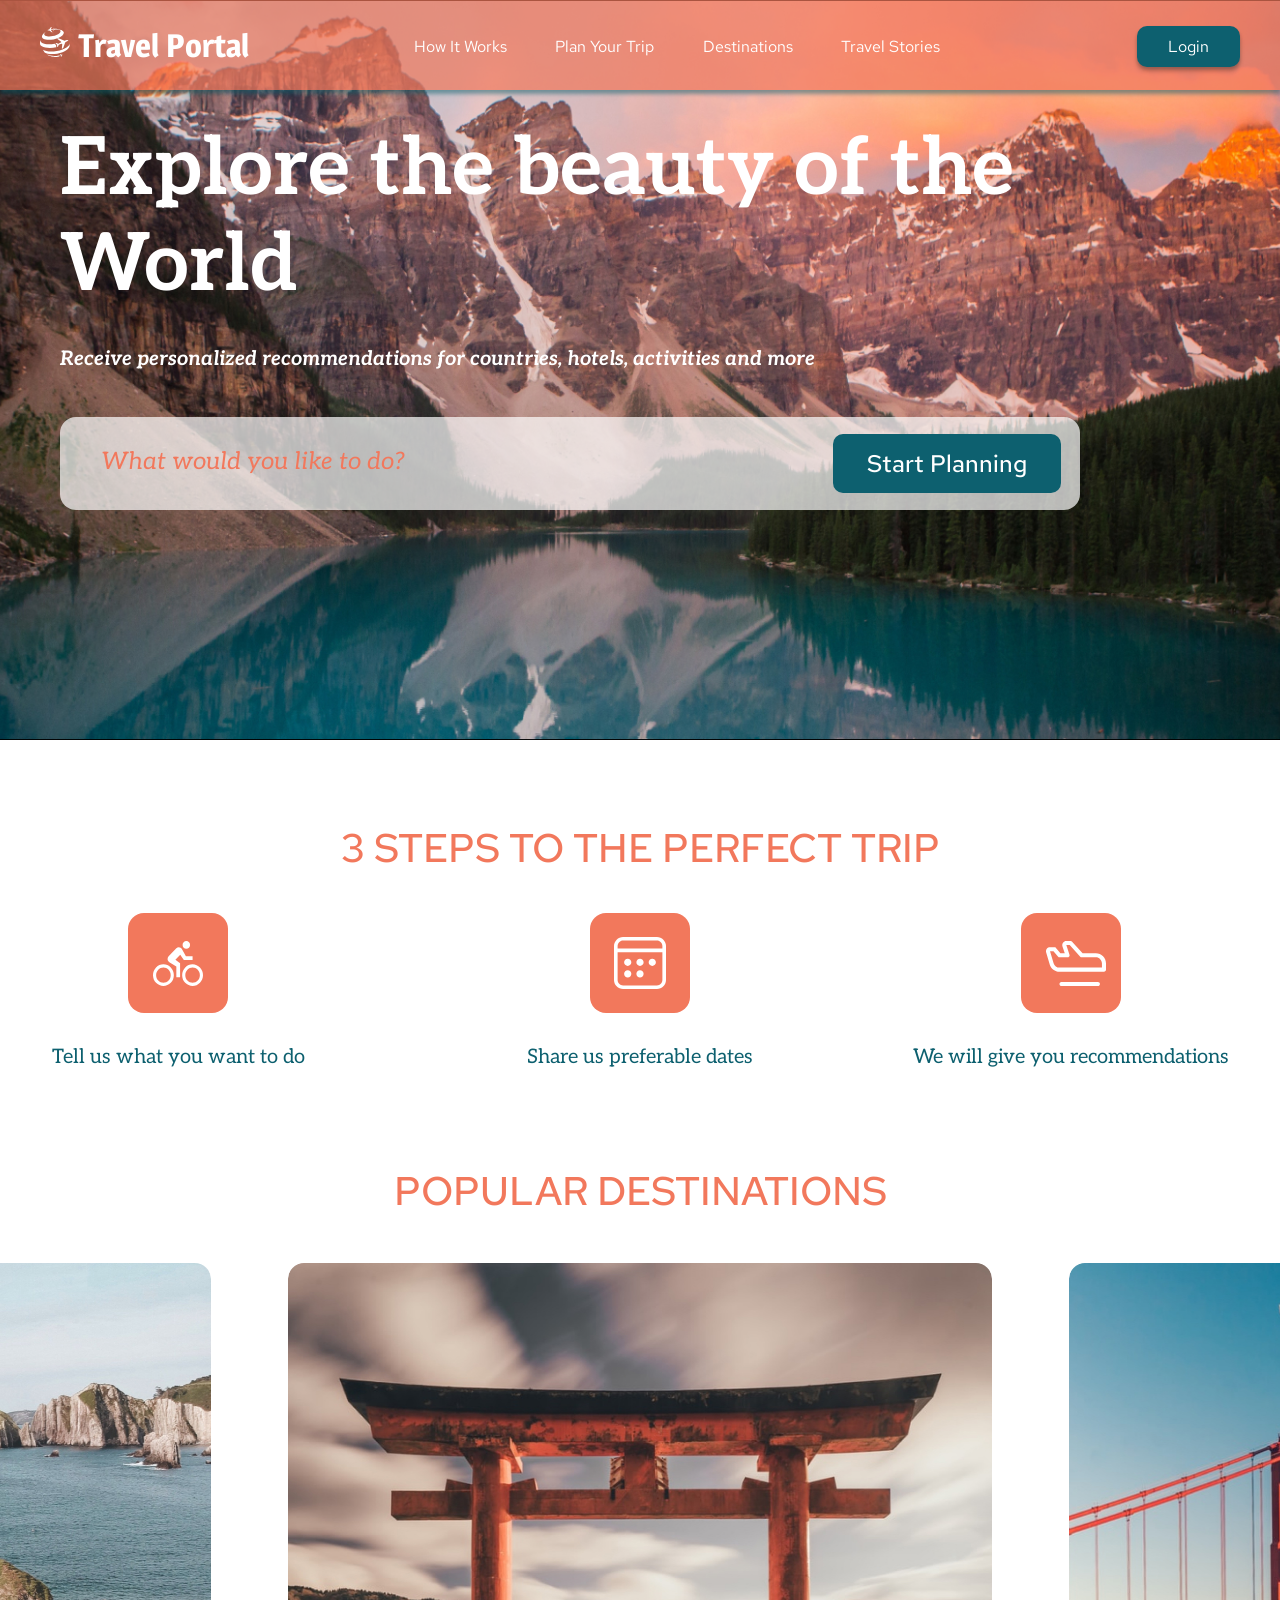
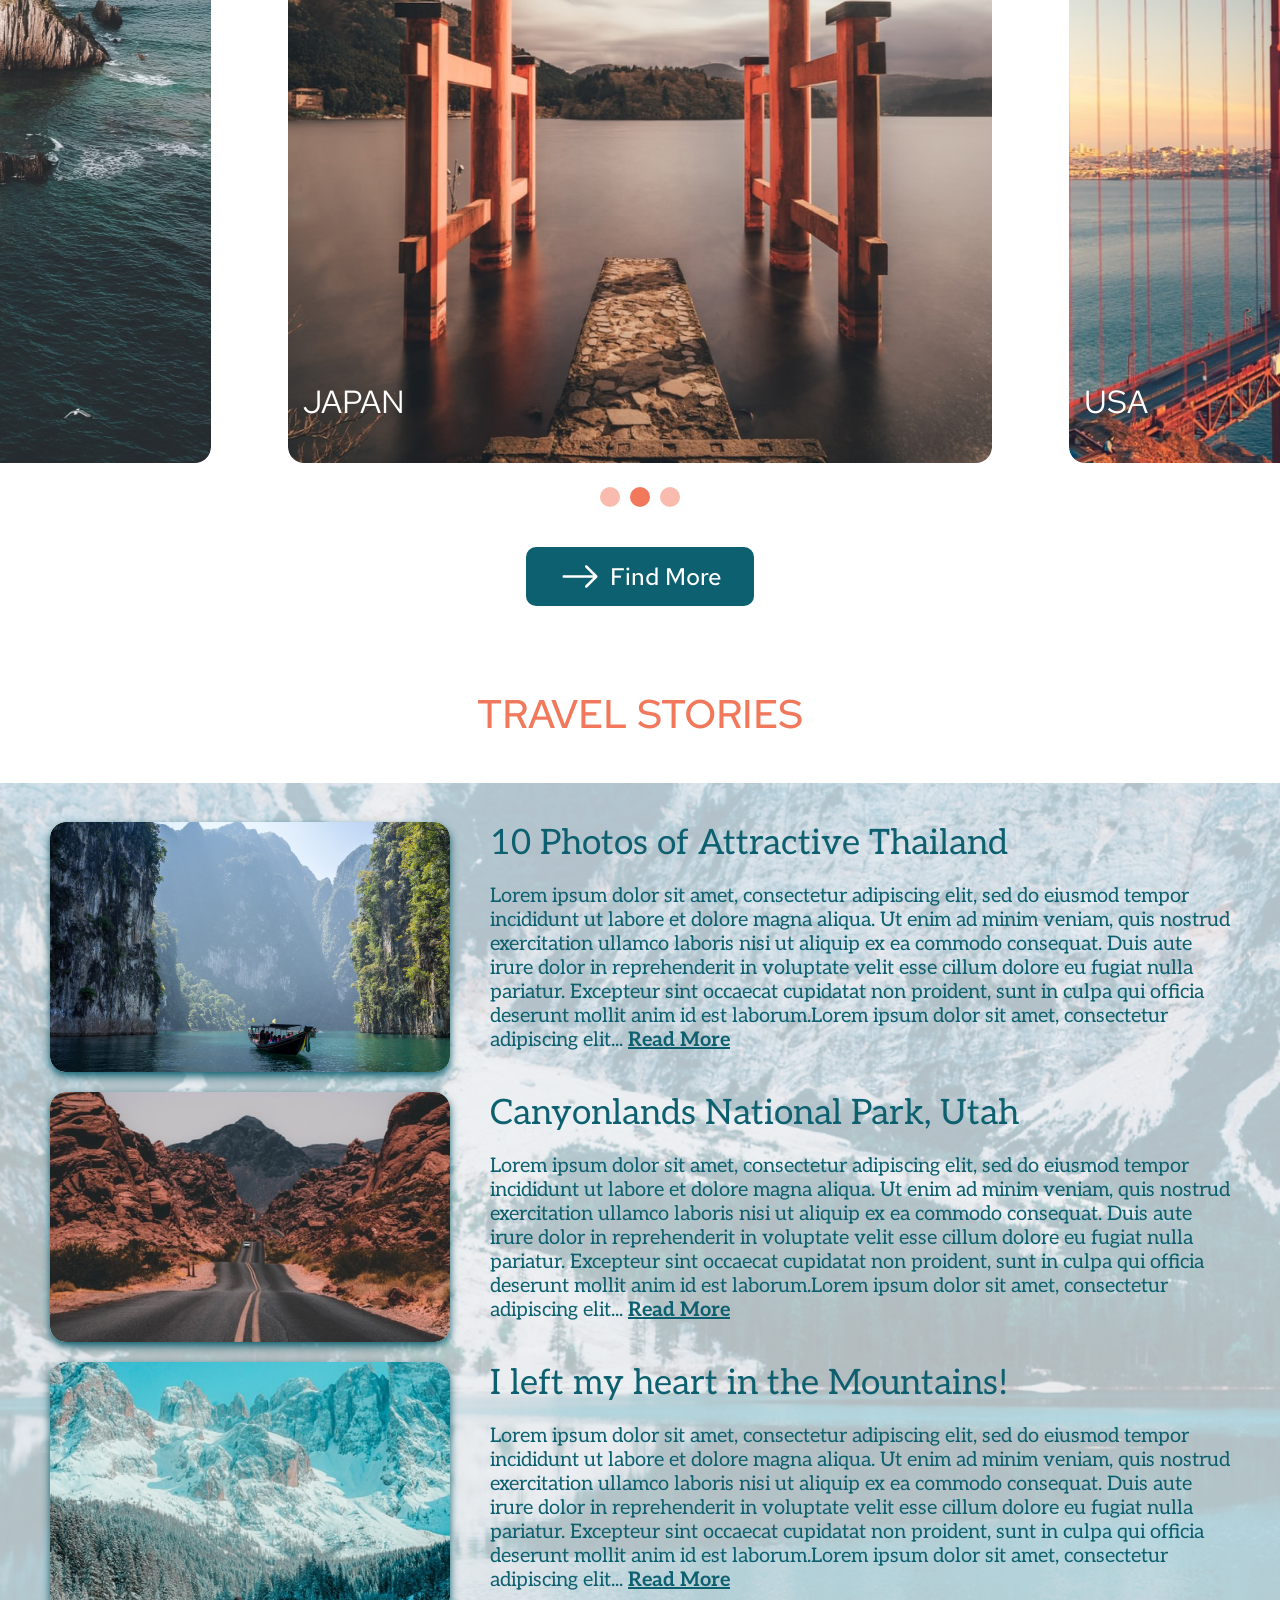
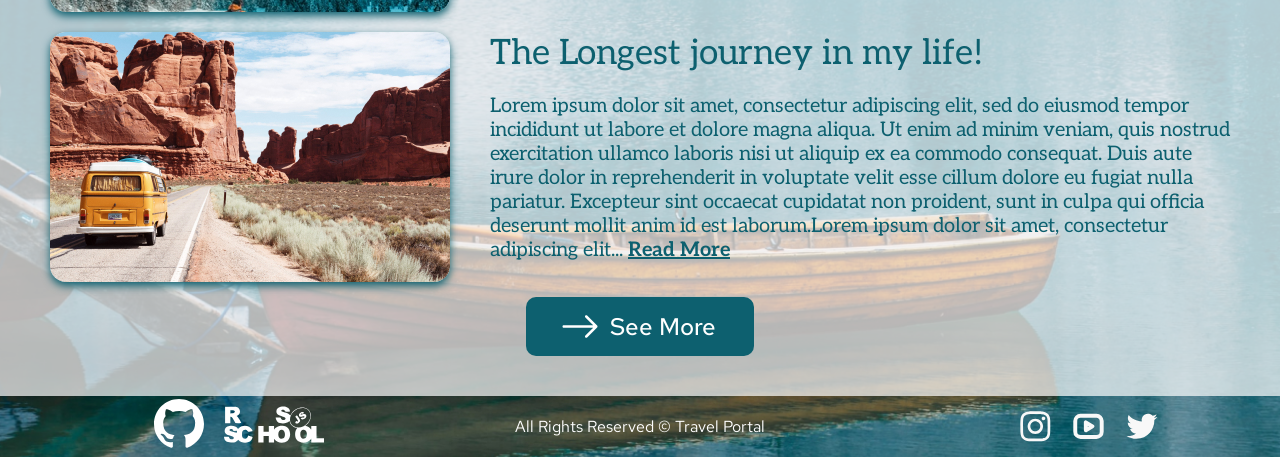
<file: travel/index.html>
<!DOCTYPE html>
<html lang="en">

<head>
  <meta charset="UTF-8">
  <meta http-equiv="X-UA-Compatible" content="IE=edge">
  <meta name="viewport" content="width=device-width, initial-scale=1.0">
  <link rel="stylesheet" href="style.css">
  <link rel="preconnect" href="https://fonts.gstatic.com">
  <link rel="icon" href="assets/svg/favicon.ico">
  <link
    href="https://fonts.googleapis.com/css2?family=Aleo:ital,wght@0,400;0,700;1,400;1,700&family=Red+Hat+Text:wght@500&display=swap"
    rel="stylesheet">
  <link href="https://fonts.googleapis.com/css2?family=Magra:wght@400;700&display=swap" rel="stylesheet">
  <title>Travel Portal</title>
</head>

<body>
  <div class="mobile_wrapper">
  <header class="header">
    <div class="container header-container">
      <div class="portal">
        <a href="#" class="portal_text"><img src="assets/svg/portal.svg" class="portal_icon" alt="portal_icon">Travel
          Portal</a>
      </div>
      <nav class="nav">
        <img class="close_menu" src="assets/svg/close_menu.svg" alt="close_menu">
        <ul class="nav-list">
          <li class="nav-item"><a href="#steps" class="nav-link">How It Works</a></li>
          <li class="nav-item"><a href="#preview" class="nav-link">Plan Your Trip</a></li>
          <li class="nav-item"><a href="#destinations" class="nav-link">Destinations</a></li>
          <li class="nav-item"><a href="#stories" class="nav-link">Travel Stories</a></li>
          <li class="nav-item account"><a href="#" class="nav-link">Account</a></li>
          <li class="nav-item social_media"><a href="#social_media_footer" class="nav-link">Social Media</a></li>
        </ul>
      </nav>
      <div class="header_mobile">
      <div><img src="assets/svg/portal.svg" class="travel_mobile" alt="icon_travel">
      </div>
      <div class = "header_burger burger">
        <span class="burger_line line_first"></span>
        <span class="burger_line line_second"></span>
        <span class="burger_line line_third"></span>
      </div>
      <div class="body_opacity"></div>
      </div>
      <form class="login_button">
        <button class="login"><span class="login_text">Login</span></button>
      </form>
    </div>
  </header>
  <main class="main">
    <div class="container main-container">
      <section class="section section-preview" id="preview">
        <div class="preview_wrapper">
        <div class="title_content">
          <h1 class="title">Explore the beauty of the World</h1>
          <p class="title2"><b>Receive personalized recommendations for countries, hotels, activities and more</b></p>
        </div>
        <form class="plantrip">
          <input type="text" id="plan" class="plan" placeholder="What would you like to do?">
          <button class="btn_plan"><span class="startplan">Start Planning</span></button>
        </form>
        </div>
      </section>
      <section class="section section-steps" id="steps">
        <h2 class="section-title steps_title">3 STEPS TO THE PERFECT TRIP</h2>
        <div class="threesteps">
          <div class = "step_cont1">
          <div class="steps_item">
            <div class="steps_icon">
              <img src="assets/svg/step_1.svg" class="step_icon ic1" alt="step_icon">
            </div>
            <p class="steps_text">Tell us what you want to do</p>
          </div>
          </div>
          <div class = "step_cont2">
          <div class="steps_item">
            <div class="steps_icon st2">
              <img src="assets/svg/step_2.svg" class="step_icon ic2" alt="step_icon">
            </div>
            <p class="steps_text">Share us preferable dates</p>
          </div>
          </div>
          <div class = "step_cont3">
          <div class="steps_item">
            <div class="steps_icon">
              <img src="assets/svg/step_3.svg" class="step_icon ic3" alt="step_icon">
            </div>
            <p class="steps_text">We will give you recommendations</p>
          </div>
          </div>
        </div>
        <div class = "textsteps_mobile">
          <p class="step_mob1">Tell us what you want to do</p>
          <p class="step_mob2">Share us preferable dates</p>
          <p class="step_mob3">We will give you recommendations</p>
        </div>
      </section>
      <section class="section section-destinations" id="destinations">
        <div class="dest_wrapper">
        <h2 class="section-title dest_title">POPULAR DESTINATIONS</h2>
        <div class="dest_photo_wrapper">
          <div class = "dest_navigation_left"><img src="assets/svg/arrow_left.svg" class="dest_icon1" alt="arrow_left"></div>
          <div class = "dest_navigation_right"><img src="assets/svg/arrow_right.svg" class="dest_icon2"  alt="arrow_right"></div>
          <div class="dest_item item1">
            <img src="assets/img/destination_1.jpg" class="dest_photo spain1" alt="spain-photo">
            <img src="assets/img/destination_1_mobile.jpg" class="dest_photo spain2" alt="spain-photo">
            <p class="dest_text">SPAIN</p>

          </div>
          <div class="dest_item item2">
            <img src="assets/img/destination_2.jpg" class="dest_photo japan1" alt="japan-photo">
            <img src="assets/img/destination_2_mobile.jpg" class="dest_photo japan2" alt="japan-photo">
            <p class="dest_text">JAPAN</p>
          </div>
          <div class="dest_item item3">
            <img src="assets/img/destination_3.jpg" class="dest_photo usa1" alt="usa-photo">
            <img src="assets/img/destination_3_mobile.jpg" class="dest_photo usa2" alt="usa-photo">
            <p class="dest_text">USA</p>
          </div>
        </div>
      </div>
        <div class="dest_bottom">
          <div class="slider_btn">
            <div class="slider slider_1"></div>
            <div class="slider slider_2"></div>
            <div class="slider slider_3"></div>
          </div>
          <button class="btn_dest">
            <img src="assets/svg/arrow.svg" class="dest_icon" alt="arrow"><span class="find_more">Find More</span></button>
        </div>
      </section>
      <section class="section section-stories" id="stories">
        <h2 class="section-title stories_title">TRAVEL STORIES</h2>
        <div class="stories_bg">
          <div class="story">
            <img class="story_img" src="assets/img/story_1.jpg" alt="story_img">
            <img class="story_img_mobile" src="assets/img/story_1_mobile.jpg" alt="story_img_mobile">
            <div class="story_text_wrapp">
              <h3 class="story_title">10 Photos of Attractive Thailand</h3>
              <p lang="zxx" class="story_text">Lorem ipsum dolor sit amet, consectetur adipiscing elit, sed do eiusmod
                tempor incididunt ut labore et
                dolore magna aliqua. Ut enim ad minim veniam, quis nostrud exercitation ullamco laboris nisi ut aliquip
                ex
                ea commodo consequat. Duis aute irure dolor in reprehenderit in voluptate velit esse cillum dolore eu
                fugiat
                nulla pariatur. Excepteur sint occaecat cupidatat non proident, sunt in culpa qui officia deserunt
                mollit
                anim id est laborum.Lorem ipsum dolor sit amet, consectetur adipiscing elit... <span
                  class="readmore"><b>Read More</b></span></p>
              <p lang="zxx" class="text_hide">Lorem ipsum dolor sit amet, consectetur adipiscing elit, sed do eiusmod tempor 
                incididunt ut labore et dolore magna aliqua. Ut enim ad minim veniam, quis nostrud exercitation ullamco laboris 
                nisi ut aliquip ex ea commodo consequat. Duis aute irure dolor in reprehenderit in voluptate velit esse cillum dolore 
                eu fugiat nulla.Lorem ipsum dolor sit a... <span class="readmore"><b>Read More</b></span></p>
            </div>
          </div>
          <div class="story">
            <img class="story_img" src="assets/img/story_2.jpg" alt="story_img">
            <img class="story_img_mobile" src="assets/img/story_2_mobile.jpg" alt="story_img_mobile">
            <div class="story_text_wrapp">
              <h3 class="story_title">Canyonlands National Park, Utah</h3>
              <p lang="zxx" class="story_text">Lorem ipsum dolor sit amet, consectetur adipiscing elit, sed do eiusmod
                tempor incididunt ut labore et
                dolore magna aliqua. Ut enim ad minim veniam, quis nostrud exercitation ullamco laboris nisi ut aliquip
                ex
                ea commodo consequat. Duis aute irure dolor in reprehenderit in voluptate velit esse cillum dolore eu
                fugiat
                nulla pariatur. Excepteur sint occaecat cupidatat non proident, sunt in culpa qui officia deserunt
                mollit
                anim id est laborum.Lorem ipsum dolor sit amet, consectetur adipiscing elit... <span
                  class="readmore"><b>Read More</b></span></p>
              <p lang="zxx" class="text_hide">Lorem ipsum dolor sit amet, consectetur adipiscing elit, sed do eiusmod tempor 
                incididunt ut labore et dolore magna aliqua. Ut enim ad minim veniam, quis nostrud exercitation ullamco laboris 
                nisi ut aliquip ex ea commodo consequat. Duis aute irure dolor in reprehenderit in voluptate velit esse cillum dolore 
                eu fugiat nulla.Lorem ipsum dolor sit a... <span class="readmore"><b>Read More</b></span></p>
            </div>
          </div>
          <div class="story">
            <img class="story_img" src="assets/img/story_3.jpg" alt="story_img">
            <img class="story_img_mobile" src="assets/img/story_3_mobile.jpg" alt="story_img_mobile">
            <div class="story_text_wrapp">
              <h3 class="story_title">I left my heart in the Mountains!</h3>
              <p lang="zxx" class="story_text">Lorem ipsum dolor sit amet, consectetur adipiscing elit, sed do eiusmod
                tempor incididunt ut labore et
                dolore magna aliqua. Ut enim ad minim veniam, quis nostrud exercitation ullamco laboris nisi ut aliquip
                ex
                ea commodo consequat. Duis aute irure dolor in reprehenderit in voluptate velit esse cillum dolore eu
                fugiat
                nulla pariatur. Excepteur sint occaecat cupidatat non proident, sunt in culpa qui officia deserunt
                mollit
                anim id est laborum.Lorem ipsum dolor sit amet, consectetur adipiscing elit... <span
                  class="readmore"><b>Read More</b></span></p>
              <p lang="zxx" class="text_hide">Lorem ipsum dolor sit amet, consectetur adipiscing elit, sed do eiusmod tempor 
                incididunt ut labore et dolore magna aliqua. Ut enim ad minim veniam, quis nostrud exercitation ullamco laboris 
                nisi ut aliquip ex ea commodo consequat. Duis aute irure dolor in reprehenderit in voluptate velit esse cillum dolore 
                eu fugiat nulla.Lorem ipsum dolor sit a... <span class="readmore"><b>Read More</b></span></p>
            </div>
          </div>
          <div class="story story4">
            <img class="story_img" src="assets/img/story_4.jpg" alt="story_img">
            <img class="story_img_mobile img4" src="assets/img/story_4_mobile.jpg" alt="story_img_mobile">
            <div class="story_text_wrapp">
              <h3 class="story_title">The Longest journey in my life!</h3>
              <p lang="zxx" class="story_text">Lorem ipsum dolor sit amet, consectetur adipiscing elit, sed do eiusmod
                tempor incididunt ut labore et
                dolore magna aliqua. Ut enim ad minim veniam, quis nostrud exercitation ullamco laboris nisi ut aliquip
                ex
                ea commodo consequat. Duis aute irure dolor in reprehenderit in voluptate velit esse cillum dolore eu
                fugiat
                nulla pariatur. Excepteur sint occaecat cupidatat non proident, sunt in culpa qui officia deserunt
                mollit
                anim id est laborum.Lorem ipsum dolor sit amet, consectetur adipiscing elit... <span
                  class="readmore"><b>Read More</b></span></p>
              <p lang="zxx" class="text_hide">Lorem ipsum dolor sit amet, consectetur adipiscing elit, sed do eiusmod tempor 
                incididunt ut labore et dolore magna aliqua. Ut enim ad minim veniam, quis nostrud exercitation ullamco laboris 
                nisi ut aliquip ex ea commodo consequat. Duis aute irure dolor in reprehenderit in voluptate velit esse cillum dolore 
                eu fugiat nulla.Lorem ipsum dolor sit a... <span class="readmore"><b>Read More</b></span></p>
            </div>
          </div>
          <div class="story_bottom">
            <button class="btn_story">
              <img src="assets/svg/arrow.svg" class="story_icon" alt="arrow"><span class="see_more">See More</span></button>
          </div>
        </div>
      </section>
    </div>
  </main>
  <footer class="footer">
    <div class="container footer-container">
      <div class="my_page">
        <a href="https://github.com/Nastasyma"><img src="assets/svg/github_logo.svg"
            class="footer-link" alt="gh_logo"></a>
        <a href="https://rs.school/js-stage0/"><img src="assets/svg/rs_school_js_logo.svg" class="rsschool"
            alt="rs_school_js"></a>
      </div>
      <p class="footer_text">All Rights Reserved © Travel Portal</p>
      <div id="social_media_footer">
        <ul class="footer_nav">
          <li class="footer_icon"><img src="assets/svg/insta_img.svg" class="footer_icon" alt="instagramm">
          </li>
          <li class="footer_icon"><img src="assets/svg/youtube_img.svg" class="footer_icon" alt="youtube">
          </li>
          <li class="footer_icon"><img src="assets/svg/twitter_img.svg" class="footer_icon" alt="twitter">
          </li>
        </ul>
      </div>
      <div class="my_page2">
      <a href="https://rs.school/js-stage0/"><img src="assets/svg/rs_school_js_logo.svg" class="rsschool2"
        alt="rs_school_js"></a>
      </div>
    </div>
  </footer>
  </div> 
  <script src="./index.js"></script>
</body>

</html>
</file>
<file: travel/style.css>
html {
  scroll-behavior: smooth;
}

* {
  box-sizing: border-box;
}

body {
  overflow-x: hidden;
  width: 100%;
  font-family: 'Aleo';
  font-size: 16px;
  font-style: normal;
  line-height: 1.2;
  font-weight: normal;
  background-color: #ffffff;
  margin: 0 auto;
}

.container {
  max-width: 1440px;
  margin: 0 auto;
}
.body_opacity {
  position: fixed;
  visibility: hidden;
  left: 0;
  top: 0;
  height: 100vh;
  width: 100vw;
  z-index: 9;
  opacity: 0;
  background: black;
  transition: 1s;
}
.body_opacity_active {
  opacity: 0.4;
  visibility: visible;
}


/* ------------ header start ------------ */

.header {
  position: relative;
  max-width: 1440px;
  background: rgba(242, 120, 92, 0.7);
  box-shadow: 0px 4px 4px rgba(13, 96, 111, 0.5);
  margin: 0 auto;
  z-index: 5;
}
.header-container {
  max-width: 1230px;
  height: 90px;
  display: flex;
  justify-content: space-between;
  align-items: center;
  padding: 0 15px;
}

.portal {
  display: flex;
  align-items: flex-end;
  transition: 0.5s;
  margin-bottom: 2px;
}

.portal:hover {
  position: relative;
  bottom: 3px;
}

.portal_icon {
  padding-right: 8px;
  padding-top: 5px;
}

.portal_text {
  text-decoration: none;
  font-family: 'Magra', sans-serif;
  font-weight: 600;
  font-size: 32px;
  color: #ffffff;
}

.login {
  width: 103px;
  height: 41px;
  cursor: pointer;
  background-color: #0D606F;
  border-radius: 10px;
  border-style: none;
  box-shadow: 0px 4px 4px rgba(0, 0, 0, 0.25),
    0px 2px 3px rgba(13, 96, 111, 0.16);
  font-family: 'Red Hat Text', sans-serif;
  margin-top: 3px;
  transition: 0.5s;
}

.login:hover {
  background: #0d202b;
}

.login_text {
  font-family: 'Red Hat Text', sans-serif;
  font-size: 16px;
  color: #ffffff;
}

.nav-list {
  display: flex;
  justify-content: space-between;
  list-style: none;
  flex-wrap: wrap;
  width: 527px;
  padding-left: 0;
  margin-top: 20px;
  margin-right: 32px;
}
.account {
  display: none;
}
.social_media {
  display: none;
}
.close_menu {
  cursor: pointer;
  display: none;
  transition: 0.3s;
}
.close_menu:hover, .close_menu:focus, .close_menu:active {
  filter: invert(50%) drop-shadow(2px 3px 5px black);
}
.nav-link {
  color: #ffffff;
  line-height: 50px;
  text-decoration: none;
  transition: 0.5s;
}

.nav-item {
  font-family: 'Red Hat Text', sans-serif;
  font-size: 16px;
}

.nav-item a:hover {
  color: #8c8888;
}
.header_mobile {
  width: 358px;
  padding-top: 35px;
  margin-left: 16px;
  display: none;
}
.header_burger {
  width: 26px;
  height: 16px;
  position: relative;
  cursor: pointer;
  margin-top: 7px;
  margin-right: 8px;
}
.header_burger:hover, .header_burger:focus, .header_burger:active {
  filter: invert(50%) drop-shadow(2px 3px 5px black);
}
.burger_line {
  position: absolute;
  right: 0;
  display: block;
  width: 100%;
  height: 3px;
  background-color: #ffffff;
  border-radius: 5px;
}
.line_first {
  top: 0;
}
.line_second {
  top: 50%;
  transform: translateY(-50%);
}
.line_third {
  bottom: 0;
}

/* ------------ header end ------------ */

/* ------------ section-preview start------------ */

.section-preview {
  background: url('assets/img/header_img.jpg') top center/cover no-repeat;
  margin-top: -90px;
  padding-top: 90px;
  margin-bottom: 55px;
}
.preview_wrapper {
  padding: 32px 428px 254px 120px;
}

.title {
  color: #ffffff;
  margin: 0 auto;
  font-weight: 700;
  font-size: 80px;
  line-height: 96px;
}

.title2 {
  font-style: italic;
  font-size: 20px;
  color: #ffffff;
  margin-top: 33px;
  margin-bottom: 0;
}

.title_content {
  padding-bottom: 46px;
}

.plantrip {
  display: flex;
  justify-content: space-between;
  align-items: center;
  border-radius: 16px;
  background: rgba(255, 255, 255, 0.7);
}

.plan {
  border: none;
  outline: none;
  appearance: none;
  background: none;
  font-family: 'Aleo', serif;
  font-style: italic;
  font-weight: 400;
  font-size: 24px;
  color: #F2785C;
  width: 560px;
  height: 25px;
  margin: 32px 43px 36px 39px;
}

.btn_plan {
  width: 228px;
  height: 59px;
  cursor: pointer;
  background-color: #0D606F;
  border-radius: 10px;
  border-style: none;
  box-shadow: 0px, 2px rgba(13, 96, 111, 0.16),
    0px, 0px rgba(13, 96, 111, 0.08);
  padding: 10px, 32px, 10px, 32px;
  margin-right: 19px;
  transition: 0.5s;
}

.btn_plan:hover {
  background: #0d202b;
}

.startplan {
  font-family: 'Red Hat Text', sans-serif;
  font-weight: 500;
  font-size: 24px;
  color: #ffffff;
}

::placeholder {
  font-family: 'Aleo', serif;
  font-style: italic;
  font-weight: 400;
  font-size: 24px;
  color: #F2785C;
}

.section-title {
  color: #F2785C;
  font-family: 'Red Hat Text', sans-serif;
  font-weight: 500;
  font-size: 40px;
  text-align: center;
}

/* ------------ section-preview end ------------ */

/* ------------ section-steps start ------------ */

.section-steps {
  padding-top: 5px;
  max-width: 1207px;
  padding-left: 15px;
  padding-right: 15px;
  margin: 0 auto;
}

.steps_title {
  margin: 24px 0 41px 0;
}

.threesteps {
  display: flex;
  justify-content: space-between;
}

.steps_item {
  width: auto;
  display: flex;
  flex-direction: column;
  align-items: center;
}

.step_cont1 {
  width: 33%;
  display: flex;
  justify-content: flex-start;
}

.step_cont2 {
  width: 33%;
  display: flex;
  justify-content: center;
}

.step_cont3 {
  width: 33%;
  display: flex;
  justify-content: flex-end;
}

.steps_icon {
  display: flex;
  justify-content: space-around;
  width: 100px;
  height: 100px;
  background: #f2785c;
  border-radius: 16px;
  padding: 28px 25px 27px 25px;
}
.st2 {
  padding: 24px;
}

.steps_text {
  font-weight: 400;
  font-size: 20px;
  color: #0D606F;
  padding-top: 12px;
}

.textsteps_mobile {
  display: none;
}

/* ------------ section-steps end ------------ */

/* ------------ section-destinations start ------------ */

.section-destinations {
  position: relative;
  top: 0;
  left: 0;
  max-width: 1440px;
  overflow-x: hidden;
  padding-top: 45px;
}

.dest_title {
  margin-bottom: 48px;
}
.dest_photo_wrapper {
  display: flex;
  justify-content: center;
}
.spain2, .japan2, .usa2 {
  display: none;
}

.dest_item {
  max-height: 800px;
  margin: 0 30px;
}
.dest_photo {
  border-radius: 16px;
}
.dest_navigation_left, .dest_navigation_right {
  display: none;
}

.dest_text {
  font-family: 'Red Hat Text', sans-serif;
  font-size: 32px;
  color: #ffffff;
	position: relative;
	bottom: 117px;
	left: 15px;
}
.dest_text_mobile {
  display: none;
}

.dest_bottom {
  max-width: 1200px;
  margin: auto;
  display: flex;
  flex-direction: column;
  align-items: center;
  align-content: space-between;
}

.slider_btn {
  display: flex;
  width: 80px;
  justify-content: space-between;
  margin: 24px 0 40px 0;
}

.slider {
  width: 20px;
  height: 20px;
  border-radius: 50%;
  background: rgba(242, 120, 92, 0.5);
}

.slider_2 {
  background: #f2785c;
}

.btn_dest {
  display: flex;
  align-items: center;
  width: 228px;
  height: 59px;
  cursor: pointer;
  background-color: #0D606F;
  border-radius: 10px;
  border-style: none;
  box-shadow: 0px, 2px rgba(13, 96, 111, 0.16),
    0px, 0px rgba(13, 96, 111, 0.08);
  color: #ffffff;
  transition: 0.5s;
}

.btn_dest:hover {
  background: #0d202b;
}
.find_more {
  font-family: 'Red Hat Text', sans-serif;
  font-weight: 500;
  font-size: 24px;
}

.dest_icon {
  margin: 0 12px 0 30px;
}

/* ------------ section-destinations end ------------ */

/* ------------ section-stories start ------------ */

.section-stories {
  background: url('assets/img/bottom_img.jpg') top 93px center no-repeat;
  margin-top: 84px;
  margin-bottom: -61px;
  padding-bottom: 61px;
}

.stories_bg {
  background-color: rgba(255, 255, 255, 0.7);
}

.story {
  max-width: 1200px;
  margin: 0 auto;
  display: flex;
  margin: 30px 0 30px 120px;
}

.story:first-child {
  padding-top: 40px;
}
.story4 {
  margin-bottom: 40px;
}
.story_bottom {
  margin-top: 5px;
  padding-bottom: 40px;
}

.stories_title {
  padding-bottom: 11px;
}

.btn_story {
  display: flex;
  align-items: center;
  width: 228px;
  height: 59px;
  cursor: pointer;
  background-color: #0D606F;
  border-radius: 10px;
  border-style: none;
  box-shadow: 0px, 2px rgba(13, 96, 111, 0.16),
    0px, 0px rgba(13, 96, 111, 0.08);
  color: #ffffff;
  margin: 0 auto;
  transition: 0.5s;
}

.btn_story:hover {
  background: #0d202b;
}
.see_more {
  font-family: 'Red Hat Text', sans-serif;
  font-weight: 500;
  font-size: 24px;
}

.story_icon {
  margin: 0 12px 0 30px;
}

.story_text {
  font-weight: 400;
  font-size: 20px;
  color: #0d606f; 
}
.text_hide {
  display: none;
}

.story_title {
  font-weight: 400;
  font-size: 35px;
  color: #0d606f;
  margin-top: 0;
  margin-bottom: 0;
}

.story_img {
  filter: drop-shadow(0px 4px 4px #0d606f);
  border-radius: 16px;
  margin-right: 40px;
}
.story_img_mobile {
  display: none;
}

.readmore {
  text-decoration-line: underline;
  cursor: pointer;
}

.readmore:hover {
  color: #0d202b;
}

/* ------------ section-stories end ------------ */

/* ------------ footer start ------------ */

.footer {
  position: relative;
  margin: 0 auto;
}

.footer-container {
  display: flex;
  justify-content: space-between;
  align-items: center;
}

.footer_nav {
  display: flex;
  justify-content: space-between;
  align-items: center;
  margin-right: 102px;
  margin-top: 14px;
  margin-bottom: 14px;
}

.footer_icon {
  width: 33px;
  height: 33px;
  list-style: none;
  cursor: pointer;
  margin-right: 20px;
}

.footer_icon:hover {
  position: relative;
  bottom: 3px;
}

.footer_text {
  font-family: 'Red Hat Text', sans-serif;
  font-size: 16px;
  color: #ffffff;
  padding-right: 53px;
  margin-top: 15px;
}

.footer-link {
  width: 50px;
  height: 50px;
  margin-left: 30px;
}

.footer-link:hover {
  position: relative;
  bottom: 3px;
}

.rsschool {
  width: 100px;
  height: 50px;
  margin-left: 20px;
  margin-right: 30px
}

.rsschool:hover {
  position: relative;
  bottom: 3px;
}

.my_page {
  display: flex;
  flex-wrap: nowrap;
  margin-left: 124px;
}
.my_page2 {
  display: none;
}

/* ------------ footer end ------------ */

/* --- media queries start --- */

@media (max-width: 1439px) {
  .section-stories {
    background: url('assets/img/bottom_img.jpg') top 93px center/cover no-repeat;
  }
  .story {
    margin: 0 auto;
    padding: 10px;
  }
  .preview_wrapper {
    padding: 32px 200px 230px 60px;
  }
  .dest_item {
    flex: 0 0 55%;
    margin: 0 3%;
  }
  .dest_photo {
    width: 100%;
    height: 100%;
    object-fit: fill;
    border-radius: 16px;
  }
}

@media (max-width: 1024px) {
  .section {
    width: 100%;
  }
  .title {
    font-size: 60px;
    line-height: 60px;
  }
  .portal_text {
    font-size: 26px;
  }
  .nav-list {
    width: 100%;
    margin-right: 0;
  }
  .nav-item {
    padding-right: 10px;
  }
  .nav-link {
    line-height: 20px;
  }
  .section-title {
    font-size: 32px;
  }
  .preview_wrapper {
    padding: 32px 60px 180px 60px;
  }
  .startplan, .find_more, .see_more  {
    font-size: 20px;
  }
  .story_img {
    display: none;
  }
  .story_img_mobile {
    display: block;
    filter: drop-shadow(0px 4px 4px #0d606f);
    border-radius: 16px;
    margin-right: 10px;
    margin-bottom: 15px;
    width: 30%;
  }
  .story {
    justify-content: space-around;
  }
  .story_text_wrapp {
    width: 65%;
  }
  .story_text {
    font-size: 16px;
  }
  .my_page {
    margin-left: 0;
  }
  .footer_text {
    padding-right: 0;
  }
}
@media (max-width: 768px) {
  .title {
    font-size: 40px;
    line-height: 50px;
  }
  .portal {
    width: 10%;
    margin-right: 20px;
  }
  .login {
    margin-left: 30px;
  }
  .portal_text {
    font-size: 16px;
  }
  .nav {
    padding: 0 30px;
  }
  .nav-link {
    line-height: 20px;
  }
  .section-title {
    font-size: 24px;
  }
  .preview_wrapper {
    padding: 32px 60px 80px 60px;
  }
  .plan, ::placeholder {
    font-size: 16px;
  }
  .startplan, .see_more, .find_more {
    font-size: 16px;
  }
  .btn_plan {
    height: 40px;
    margin-right: 10px;
  }
  .plan {
    margin: 20px 0;
    padding-left: 20px;
  }
  .steps_text {
    font-size: 16px;
  }
  .story_img_mobile {
    width: 40%;
  }
  .story_text_wrapp {
    width: 55%;
  }
  .dest_text {
    font-size: 24px;
    bottom: 60px;
  }
  .dest_icon, .story_icon {
    width: 26px;
    height: 16px;
    margin-left: 10px;
  }
  .btn_dest, .btn_story {
    width: 150px;
    height: 45px;
  }
  .section-stories {
    margin-top: 40px;
  }
  .story:first-child {
    padding-top: 60px;
  }
  .story_text {
    display: none;
  }
  .text_hide {
    display: block;
    font-weight: 400;
    font-size: 16px;
    color: #0d606f;
    margin-top: 12px;
  }
  .story_title {
    font-size: 20px;
    font-weight: 700;
  }
  .footer_text {
    font-size: 12px;
  }
  .footer-link {
    width: 30px;
    height: 30px;
  }
  .rsschool {
    width: 60px;
    height: 30px;
  }
  .footer_nav {
    padding-left: 10px;
    margin-right: 20px;
  }
}
@media (max-width: 510px) {
  .portal {
    width: 10%;
  }
  .login_text {
    padding: 0;
  }
  .login_button {
    width: 60px;
    margin: 0;
  }
  .login {
    width: 70px;
    margin: 0;
  }
  .nav-item {
    font-size: 12px;
  }
  .title2 {
    font-size: 16px;
  }
  .text_hide {
    font-size: 12px;
  }
  .story_title {
    font-size: 16px;
  }
  .startplan {
    font-size: 13px;
  }
  .plan {
    margin: 15px 0;
    padding-left: 5px;
  }
  .footer_text {
    font-size: 10px;
    margin: 0 auto;
  }
  .footer_nav {
    margin-right: 0;
  }
}

@media (max-width: 390px) {
  .header_mobile {
    display: flex;
    justify-content: space-between;
    margin-left: 0;
  }
  .header {
    background: linear-gradient(to bottom,#0D606F 0%, rgba(13, 96, 111, 0) 70%);
    box-shadow: none;
  }
  .account, .social_media {
    display: block;
  }
  .portal {
    width: 100%;
  }
  .mobile_wrapper {
    max-width: 390px;
    position: relative;
    overflow: hidden;
  }
  .nav {
    position: absolute;
    top: 0;
    right: 0;
    width: 165px;
    height: 250px;
    padding: 0;
    background-color: #F2785C;
    border-radius: 10px;
    filter: drop-shadow(0px 4px 3px rgba(13, 96, 111, 0.25));
    margin: 0 auto;
    z-index: 10;
    transition: 1s;
    transform: translateX(100%);
  }
  .open_menu {
    transform: translateX(0);
  }
  .nav-list {
    text-align: end;
    margin: 5px 15px 30px 44px;
    width: 106px;
    height: 176px;
    flex-direction: column;
    flex-wrap: nowrap;
  }
  .nav-item {
    width: 100%;

    padding-right: 0;
  }
  .nav-link {
    font-size: 16px;
    line-height: 21.17px;
  }
  .close_menu {
    display: block;
    padding: 8px 0 0 8px;
  }
  .title, .title2, .login, .login_button, .portal, .spain1, .japan1, .usa1, .story_img, .footer_text {
    display: none;
  }
  .section-preview {
      background: url('assets/img/header_img_mobile.jpg') top center/cover no-repeat;
      margin-bottom: 0;
  }
  .preview_wrapper {
    padding: 0 0 63px 0;
  }
  .plantrip {
    flex-wrap: nowrap;
    max-width: 360px;
    height: 48px;
    margin-left: 15px;
    margin-top: 5px;
  }
  .plan {
    font-size: 14px;
    margin-left: 12px;
    padding-top: 7px;
    margin-right: 41px;
  }
  ::placeholder {
    font-size: 14px;
  }
  .btn_plan {
    height: 30px;
    margin-right: 10px;
  }
  .startplan {
    font-size: 11px;
  }
  .section-steps {
    padding-top: 0;
    padding-right: 15px;
  }
  .steps_title {
    margin-top: 20px;
    margin-bottom: 21px;
  }
  .section-title {
    font-size: 14px;
  }
  .steps_icon {
    width: 70px;
    height: 70px;
    padding: 19px;
  }
  .ic1 {
    width: 35px;
    height: 32px;
  }
  .ic2 {
    width: 35px;
    height: 35px;
  }
  .ic3 {
    width: 40px;
    height: 31px;
  }
  .steps_text {
    display: none;
  }
  .textsteps_mobile {
    display: flex;
    font-size: 10px;
    font-weight: 400;
    color: #0D606F;
    padding: 10px 0 0 0;
  }
  .step_mob1 {
    text-align: left;
  }
  .step_mob2 {
    width: 80%;
    text-align: center;
    padding-right: 2px;
  }
  .step_mob3 {
    width: 33%;
    text-align: right;
  }
  .section-destinations {
    padding-top: 0;
  }
  .dest_wrapper {
    margin: 0 auto;
    padding: 0 15px;
  }
  .dest_title {
    margin-bottom: 20px;
  }
  .dest_item {
    position: relative;
    height: 210px;
  }
  .item1 {
    order: 1;
  }
  .item2 {
    order: 2;
  }
  .item3 {
    order: 0;
  }
  .dest_photo {
    width: calc(100vw - 30px);
  }
  .spain2, .japan2, .usa2 {
    display: block;
  }
  .dest_text {
    bottom: 220px;
		left: 15px;
		font-size: 20px;
		line-height: 26.46px;
  }
  .dest_bottom {
    position: relative;
    bottom: 0;
    left: 0;
    margin-top: -18px;
  }
  .slider_btn {
    width: 36px;
    margin: 0 0 21px 0;
  }
  .slider {
    width: 8px;
    height: 8px;
    cursor: pointer;
  }
  .slider_1 {
    background: #f2785c
  }
  .slider_2 {
    background: rgba(242, 120, 92, 0.5);;
  }
  .dest_photo_wrapper {
    position: relative;
  }
  .dest_navigation_left {
    position: absolute;
		top: 90px;
		left: 5px;
    display: block;
    cursor: pointer;
    z-index: 1;
  }
  .dest_navigation_right {
    position: absolute;
		top: 90px;
		right: 5px;
    display: block;
    cursor: pointer;
    z-index: 1;
  }
  .btn_dest {
    width: 92px;
    height: 30px;
    padding: 7px 12px;
  }
  .find_more {
    font-size: 11px;
  }
  .dest_icon {
    width: 10px;
    height: 10px;
    margin: 0 6px 0 0;
  }
  .section-stories {
    background: url('assets/img/bottom_img_mobile.jpg') top 30px center no-repeat;
    margin: 20px 0 0 0;
    margin-bottom: -64px;
    padding-bottom: 64px;
  }
  .stories_title {
    padding: 0;
    margin-bottom: 11px;
  }
  .story_title {
    font-size: 11px;
    font-weight: 700;
  }
  .text_hide {
    font-size: 9px;
  }
  .story_text_wrapp {
    margin-top: 5px;
    width: 100%;
  }
  .story_img_mobile {
    width: 50%;
  }
  .story {
    margin: 0 auto;
    padding: 0 15px 0 15px;
  }
  .story:first-child {
    padding-top: 10px;
  }
  .story_bottom {
    margin-top: 0;
  }
  .stories_bg {
    height: 630px;
  }
  .btn_story {
    width: 92px;
    height: 30px;
    padding: 7px 13px;
  }
  .see_more {
    font-size: 11px;
  }
  .story_icon {
    width: 10px;
    height: 10px;
    margin: 0 6px 0 0;
  }

  .footer_nav {
    margin: 0 auto;
    padding: 15px 0 16px 58px;
  }
  .img4 {
    margin-bottom: 10px;
  }
  .rsschool {
    display: none;
  }
  .footer-link {
    width: 30px;
    height: 30px;
    margin-left: 0;
  }
  .my_page {
    margin-left: 10px;
  }
  .my_page2 {
    display: block;
    margin-right: 10px;
  }
  .rsschool2 {
    width: 60px;
    height: 30px;
  }
  .rsschool2:hover {
    position: relative;
    bottom: 3px;
  }

}
@media (max-width: 365px) {
  .text_hide {
    font-size: 7px;
  }
  .startplan {
    font-size: 10px;
  }
}


/* --- media queries end --- */
</file>
